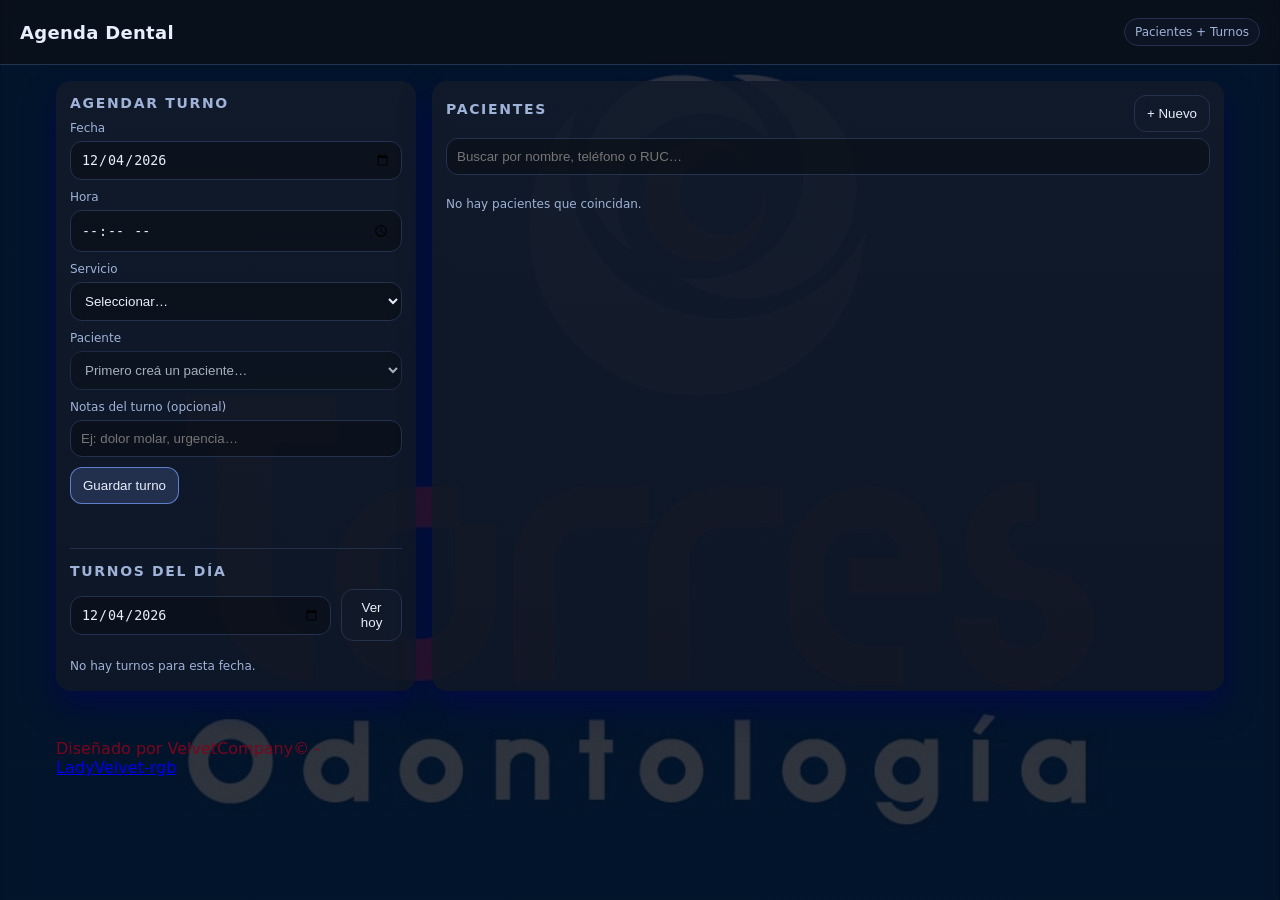
<file: Sistema/index.html>
<html>
<head>
  <meta name="viewport" content="width=device-width,initial-scale=1" />
  <title>
    <div class="profile">Agenda Dental</title>
  <link rel="stylesheet" href="style.css" />
</head>
<body>
 <header class="topbar center">
  <div class="brand-col">

    <h1>Agenda Dental</h1>
  </div>
  <div class="pill">Pacientes + Turnos</div>
</header>

  <main class="layout">

    <!-- COLUMNA AGENDA -->
    <section class="panel">
      <h2>Agendar turno</h2>

      <form id="turnoForm" class="form">
        <label>
          Fecha
          <input type="date" id="fecha" required />
        </label>

        <label>
          Hora
          <input type="time" id="hora" required />
        </label>

        <label>
          Servicio
          <select id="servicio" required>
            <option value="">Seleccionar…</option>
            <option>Consulta</option>
            <option>Limpieza</option>
            <option>Ortodoncia</option>
            <option>Endodoncia</option>
            <option>Extracción</option>
            <option>Control</option>
          </select>
        </label>

        <label>
          Paciente
          <select id="pacienteSelect" required></select>
        </label>

        <label>
          Notas del turno (opcional)
          <input type="text" id="notasTurno" placeholder="Ej: dolor molar, urgencia…" />
        </label>

        <button class="btn primary" type="submit">Guardar turno</button>
        <p id="msg" class="msg" aria-live="polite"></p>
      </form>

      <div class="divider"></div>

      <h2>Turnos del día</h2>
      <div class="row">
        <input type="date" id="fechaVer" />
        <button class="btn" id="btnHoy">Ver hoy</button>
      </div>

      <ul id="listaTurnos" class="list"></ul>
    </section>

    <!-- COLUMNA PACIENTES -->
    <section class="panel">
      <div class="row space">
        <h2>Pacientes</h2>
        <button class="btn" id="btnNuevoPaciente">+ Nuevo</button>
      </div>

      <input class="search" id="buscar" placeholder="Buscar por nombre, teléfono o RUC…" />

      <div id="gridPacientes" class="grid"></div>
    </section>
  </main>

  <!-- MODAL NUEVO PACIENTE -->
  <dialog id="modalPaciente" class="modal">
    <form id="pacienteForm" method="dialog" class="modal-content">
      <h3>Nuevo paciente</h3>

      <label>
        Nombre y apellido
        <input type="text" id="pNombre" required />
      </label>

      <label>
        Teléfono
        <input type="tel" id="pTelefono" required placeholder="+595…" />
      </label>

      <label>
        RUC
        <input type="text" id="pRuc" required placeholder="1234567-8" />
      </label>

      <label>
        Notas (opcional)
        <input type="text" id="pNotas" placeholder="Alergias, preferencias, etc." />
      </label>

      <div class="row end">
        <button class="btn" value="cancel">Cancelar</button>
        <button class="btn primary" id="guardarPaciente" value="default">Guardar</button>
      </div>

      <p class="hint">Ma, se guarda en tu navegador (LocalStorage).</p>
    </form>
  </dialog>

  <script src="app.js"></script>

  <footer class="layout" style = "color: rgb(123, 5, 29);">
    <p>Diseñado por VelvetCompany© - <a href="https://github.com/LadyVelvet-rgb">LadyVelvet-rgb</a></p>
  </footer>

</body>
</html>
</file>
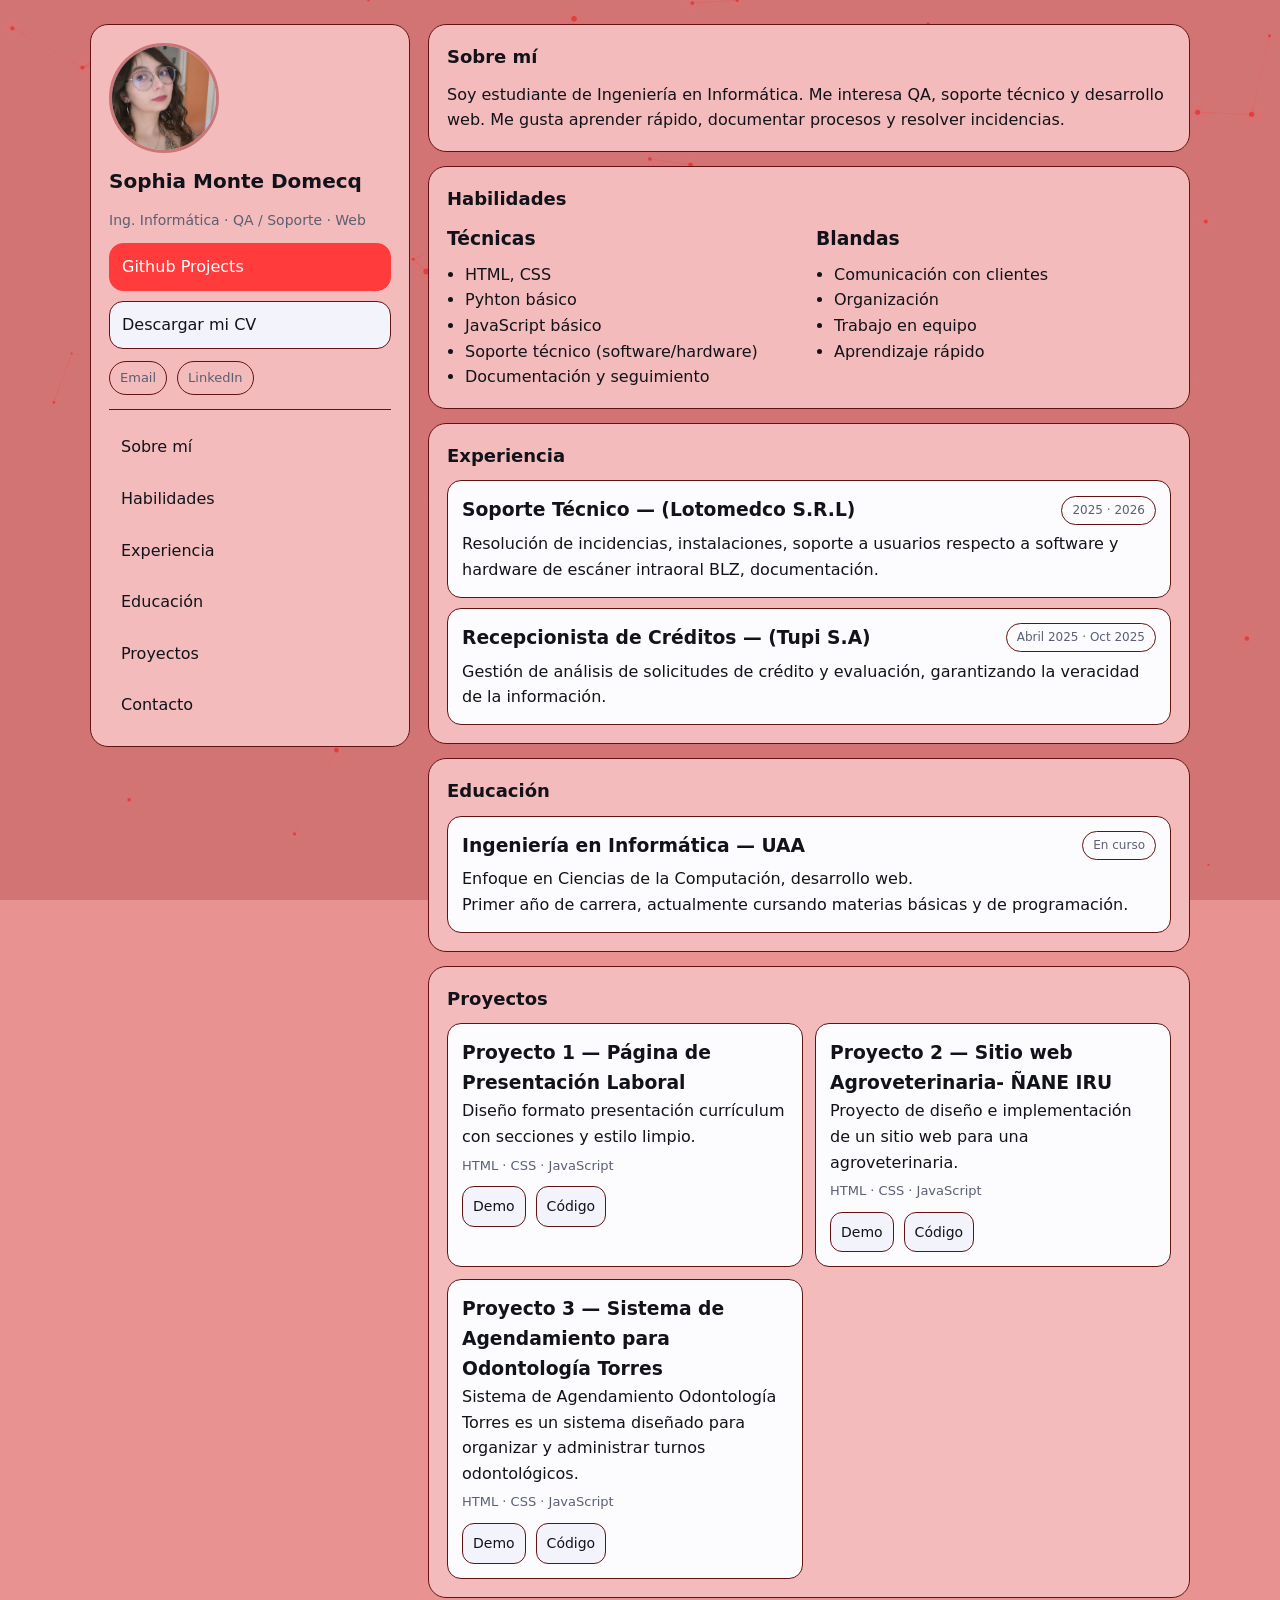
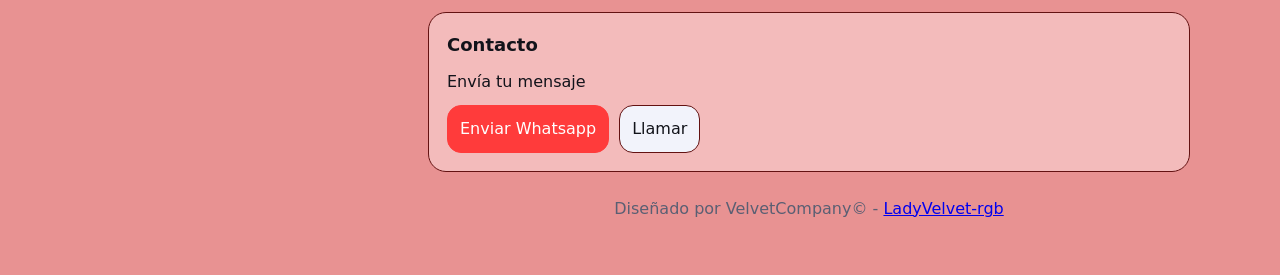
<file: CV-SophiaMDB/SITIO WEB CV/index.html>
<html>
<head>
  <meta name="viewport" content="width=device-width, initial-scale=1.0" />
  <title>Sophia Monte Domecq | Portafolio</title>
  <link rel="stylesheet" href="style.css" />
</head>

<body>

<canvas id="bgCanvas"></canvas>

  <div class="layout">
    
    <aside class="sidebar">
      <div class="profile">
        <img class="avatar" src="img/foto/1000107836.jpg" alt="Foto de perfil" />
        <h1 class="name">Sophia Monte Domecq</h1>
        <p class="role">Ing. Informática · QA / Soporte · Web</p>

        <div class="quick-links">
          <a class="btn primary" href="https://github.com/SophiaVelvet">
            Github Projects</a>
          <a class="btn" href="cv/MONTE DOMECQ, SOPHIA NICOLE CV.pdf" target="_blank" rel="noopener">Descargar mi CV</a>
        </div>

        <div class="social">
          <a href="mailto:smontedomecq@gmail.com">Email</a>
          <a href="https://www.linkedin.com/in/sophia-monte-domecq-9687b835a/" target="_blank" rel="noopener">LinkedIn</a>
        </div>
      </div>

      <nav class="menu">
        <a href="#sobre-mi">Sobre mí</a>
        <a href="#skills">Habilidades</a>
        <a href="#experiencia">Experiencia</a>
        <a href="#educacion">Educación</a>
        <a href="#proyectos">Proyectos</a>
        <a href="#contacto">Contacto</a>
      </nav>
    </aside>

    <!-- Contenido -->
    <main class="content">
      <section id="sobre-mi" class="card">
        <h2>Sobre mí</h2>
        <p>
          Soy estudiante de Ingeniería en Informática. Me interesa QA, soporte técnico y desarrollo web.
          Me gusta aprender rápido, documentar procesos y resolver incidencias.
        </p>
      </section>

      <section id="skills" class="card">
        <h2>Habilidades</h2>
        <div class="grid-2">
          <div>
            <h3>Técnicas</h3>
            <ul>
              <li>HTML, CSS</li>
              <li>Pyhton básico</li>
              <li>JavaScript básico</li>
              <li>Soporte técnico (software/hardware)</li>
              <li>Documentación y seguimiento</li>
            </ul>
          </div>
          <div>
            <h3>Blandas</h3>
            <ul>
              <li>Comunicación con clientes</li>
              <li>Organización</li>
              <li>Trabajo en equipo</li>
              <li>Aprendizaje rápido</li>
            </ul>
          </div>
        </div>
      </section>

      <section id="experiencia" class="card">
        <h2>Experiencia</h2>

        <div class="item">
          <div class="item-top">
            <h3>Soporte Técnico — (Lotomedco S.R.L)</h3>
            <span class="tag">2025 · 2026</span>
          </div>
          <p>
            Resolución de incidencias, instalaciones, soporte a usuarios respecto a software y 
            hardware de escáner intraoral BLZ, documentación.
          </p>
        </div>

         <div class="item">
          <div class="item-top">
            <h3>Recepcionista de Créditos — (Tupi S.A)</h3>
            <span class="tag">Abril 2025 · Oct 2025</span>
          </div>
          <p>
            Gestión de análisis de solicitudes de crédito y evaluación, 
            garantizando la veracidad de la información.
          </p>
        </div>
      
      </section>

      

      <section id="educacion" class="card">
        <h2>Educación</h2>
        <div class="item">
          <div class="item-top">
            <h3>Ingeniería en Informática — UAA</h3>
            <span class="tag">En curso</span>
          </div>
          <p>Enfoque en Ciencias de la Computación, desarrollo web. 
          </p>
          <p>Primer año de carrera, actualmente cursando materias básicas y de programación.
        </div>
      </section>



      <section id="proyectos" class="card">
        <h2>Proyectos</h2>

        <div class="projects">
          <article class="project">
            <h3>Proyecto 1 — Página de Presentación Laboral</h3>
            <p>Diseño formato presentación currículum con secciones y estilo limpio.</p>
            <p class="meta">HTML · CSS · JavaScript</p>
            <div class="actions">
              <a class="btn small" href="index.html" target="_blank" rel="noopener">Demo</a>
              <a class="btn small" href="https://github.com/LadyVelvet-rgb/VelvetProyects-/tree/main" target="_blank" rel="noopener">Código</a>
            </div>
          </article>

          <article class="project">
            <h3>Proyecto 2 — Sitio web Agroveterinaria-
              ÑANE IRU
            </h3>
            <p>Proyecto de diseño e implementación de un sitio web para una agroveterinaria.</p>
            <p class="meta">HTML · CSS · JavaScript</p>
            <div class="actions">
              <a class="btn small" href="https://naneiru.netlify.app/" target="_blank" rel="noopener">Demo</a>
              <a class="btn small" href="https://github.com/LadyVelvet-rgb/VelvetProyects-/tree/main" target="_blank" rel="noopener">Código</a>
            </div>
          </article>

         <article class="project">
            <h3>Proyecto 3 — Sistema de Agendamiento para Odontología Torres
            </h3>
            <p>Sistema de Agendamiento Odontología Torres es un sistema diseñado para organizar y administrar turnos odontológicos.</p>
            <p class="meta">HTML · CSS · JavaScript</p>
            <div class="actions">
              <a class="btn small" href="https://velvetnotation.netlify.app" target="_blank" rel="noopener">Demo</a>
              <a class="btn small" href="https://github.com/LadyVelvet-rgb/VelvetProyects-/tree/main" target="_blank" rel="noopener">Código</a>
            </div>
          </article>

          
        </div>
      </section>

      <section id="contacto" class="card">
        <h2>Contacto</h2>
        <p>Envía tu mensaje</p>
        <div class="actions">
          <a class="btn primary" href="https://wa.me/595985777191?text=Hola%20Sophia%2C%20vi%20tu%20CV%20y%20quiero%20contactarte">Enviar Whatsapp</a>
          <a class="btn" href="tel:+595985777191" target="_blank" rel="noopener">Llamar</a>
        </div>
      </section>

      










      <footer color="var(--muted)" class="footer">
    <p>Diseñado por VelvetCompany© - <a href="https://github.com/LadyVelvet-rgb">LadyVelvet-rgb</a></p>
      </footer>
      
    </main>
  </div>
<script src="bg.js"></script>

</body>
</html>
</file>
<file: Sistema/style.css>
:root{
  --bg:#020915;
  --blur: 30px;
  --card:#111a2a;
  --card2:#0f1726;
  --text:#e8eefc;
  --muted:#9fb2d8;
  --line:#22324f;
  --accent:#7aa2ff;
  --danger:#ff6b6b;
  --ok:#3ddc97;
}

*{ box-sizing:border-box; }

body{
  margin:0;
  font-family: ui-sans-serif, system-ui, -apple-system, Segoe UI, Roboto, Arial;
  color: var(--text);

  /*Color base (antes parte del background shorthand) */
  background-color: var(--bg);

  /* capas: (1) oscurecer, (2) foto, (3) los gradientes */
  background-image:
    linear-gradient(0deg, rgba(2,9,21,.75), rgba(2,9,21,.75)),
    url("foto/Torres-odontologia.jpeg"),
    radial-gradient(1200px 600px at 20% -20%, #092779 0%, transparent 90%),
    radial-gradient(900px 500px at 120% 10%, #2a1555 0%, transparent 90%);

  background-repeat: no-repeat, no-repeat, no-repeat, no-repeat;
  background-position: center, center, 0 0, 0 0;
  background-size: cover, cover, auto, auto;

  /* opcional */
  background-attachment: fixed, fixed, scroll, scroll;
}


.topbar.center{
  justify-content:space-between;
}

.brand-col{
  display:flex;
  flex-direction:column;
  gap:6px;
}

.topbar{
  display:flex;
  align-items:center;
  justify-content:space-between;
  padding:18px 20px;
  border-bottom:1px solid var(--line);
  position:sticky;
  top:0;
  background: rgba(11,15,23,.75);
  backdrop-filter: blur(10px);
}
.topbar h1{ margin:0; font-size:18px; letter-spacing:.3px; }
.pill{
  font-size:12px;
  color:var(--muted);
  border:1px solid var(--line);
  padding:6px 10px;
  border-radius:999px;
  background: rgba(17,26,42,.6);
}

.layout{
  display:grid;
  grid-template-columns: 360px 1fr;
  gap:16px;
  padding:16px;
  max-width:1200px;
  margin:0 auto;
}

.panel{
  background: linear-gradient(180deg, rgba(17,26,42,.9), rgba(15,23,38,.9));
  border:1px transparent 90% var(--line);
  border-radius:15px;
  padding:14px;
  box-shadow: 0 15px 30px rgba(6, 3, 88, 0.573);
}

h2{ font-size:14px; color:var(--muted); margin:0 0 10px; text-transform: uppercase; letter-spacing: .12em; }
.form label, .modal-content label{
  display:grid;
  gap:6px;
  margin-bottom:10px;
  font-size:12px;
  color:var(--muted);
}

input, select{
  width:100%;
  padding:10px 10px;
  border-radius:12px;
  border:1px solid var(--line);
  background: rgba(10,14,22,.65);
  color:var(--text);
  outline:none;
}
input:focus, select:focus{ border-color: rgba(122,162,255,.75); box-shadow:0 0 0 3px rgba(122,162,255,.18); }

.btn{
  padding:10px 12px;
  border-radius:12px;
  border:1px solid var(--line);
  background: rgba(17,26,42,.7);
  color:var(--text);
  cursor:pointer;
}
.btn:hover{ border-color: rgba(122,162,255,.7); }
.btn.primary{
  border-color: rgba(122,162,255,.7);
  background: rgba(122,162,255,.18);
}
.row{ display:flex; gap:10px; align-items:center; }
.row.space{ justify-content:space-between; }
.row.end{ justify-content:flex-end; }
.search{ margin:6px 0 12px; }

.divider{ height:1px; background:var(--line); margin:14px 0; opacity:.9; }

.list{ list-style:none; padding:0; margin:8px 0 0; display:grid; gap:10px; }
.item{
  border:1px solid var(--line);
  border-radius:14px;
  padding:10px;
  background: rgba(10,14,22,.55);
}
.item .top{ display:flex; justify-content:space-between; gap:10px; }
.badge{
  font-size:11px;
  padding:4px 8px;
  border-radius:999px;
  border:1px solid var(--line);
  color:var(--muted);
}
.badge.ok{ border-color: rgba(61,220,151,.45); color: rgba(61,220,151,.95); }
.badge.no{ border-color: rgba(255,107,107,.45); color: rgba(255,107,107,.95); }

.grid{
  display:grid;
  grid-template-columns: repeat(auto-fill, minmax(220px, 1fr));
  gap:12px;
}
.card{
  border:1px solid var(--line);
  border-radius:16px;
  padding:12px;
  background: rgba(10,14,22,.55);
  display:grid;
  gap:8px;
}
.card h3{ margin:0; font-size:14px; }
.meta{ display:grid; gap:4px; font-size:12px; color:var(--muted); }
.meta b{ color:var(--text); font-weight:600; }
.card .actions{ display:flex; gap:8px; flex-wrap:wrap; margin-top:6px; }
.msg{ min-height:18px; color:var(--muted); margin:10px 0 0; font-size:12px; }

.modal{
  border:1px solid var(--line);
  border-radius:18px;
  padding:0;
  background: rgba(17,26,42,.95);
  color:var(--text);
  width:min(520px, 92vw);
}
.modal::backdrop{ background: rgba(0,0,0,.55); }
.modal-content{
  padding:14px;
}
.modal-content h3{ margin:0 0 10px; }
.hint{ margin:8px 0 0; color:var(--muted); font-size:12px; }

@media (max-width:900px){
  .layout{ grid-template-columns:1fr; }
}
</file>
<file: CV-SophiaMDB/SITIO WEB CV/style.css>
#bgCanvas{
  position: fixed;
  inset: 0;             /* top:0 right:0 bottom:0 left:0 */
  z-index: 0;          /* queda detrás */
  width: 100%;
  height: 100%;
  pointer-events: none; /* no bloquea clicks */
}
/* Mi contenido arriba */
.layout{
  position: relative;
  z-index: 1;
}

:root{
  --bg: #e89292; /* backgrounddd */
  --panel: #f3bbbb;
  --text: #12131a;
  --muted: #5a5f73;
  --border: #631212;
  --accent: #ff3b3b;
  --accent-soft: #c87777;
  --radius: 18px;
}

*{ box-sizing: border-box; margin: 0; padding: 0; }

html{
  background: var(--bg);
  scroll-behavior: smooth;
}

body{
  font-family: system-ui, -apple-system, Segoe UI, Roboto, Arial, sans-serif;
  background: transparent; /* <-- importante */
  color: var(--text);
  line-height: 1.6;
}

.layout{
  width: min(1100px, 100% - 32px);
  margin: 24px auto;
  display: grid;
  grid-template-columns: 320px 1fr;
  gap: 18px;
}

/* Sidebar */
.sidebar{
  position: sticky;
  top: 24px;
  align-self: start;
  background: var(--panel);
  border: 1px solid var(--border);
  border-radius: var(--radius);
  padding: 18px;
}

.profile{
  display: grid;
  gap: 12px;
  padding-bottom: 14px;
  border-bottom: 1px solid var(--border);
  margin-bottom: 14px;
}

.avatar{
  width: 110px;
  height: 110px;
  object-fit: cover;
  border-radius: 50%;
  border: 3px solid var(--accent-soft);
}

.name{ font-size: 20px; }
.role{ color: var(--muted); font-size: 14px; }

.quick-links{
  display: grid;
  gap: 10px;
}

.social{
  display: flex;
  gap: 10px;
  flex-wrap: wrap;
}

.social a{
  font-size: 13px;
  color: var(--muted);
  text-decoration: none;
  padding: 6px 10px;
  border: 1px solid var(--border);
  border-radius: 999px;
}

.social a:hover{
  border-color: #cfd2e6;
  color: var(--text);
}

.menu{
  display: grid;
  gap: 6px;
}

.menu a{
  text-decoration: none;
  color: var(--text);
  padding: 10px 12px;
  border-radius: 12px;
}

.menu a:hover{
  background: var(--accent-soft);
}

/* Contenido */
.content{
  display: grid;
  gap: 14px;
}

.card{
  background: var(--panel);
  border: 1px solid var(--border);
  border-radius: var(--radius);
  padding: 18px;
}

.card h2{
  margin-bottom: 10px;
  font-size: 18px;
}

.grid-2{
  display: grid;
  grid-template-columns: 1fr 1fr;
  gap: 14px;
}

ul{ padding-left: 18px; margin-top: 8px; }

/* Items (xp/educación) */
.item{
  border: 1px solid var(--border);
  border-radius: 14px;
  padding: 14px;
  margin-top: 10px;
  background: #fcfcff;
}

.item-top{
  display: flex;
  align-items: center;
  justify-content: space-between;
  gap: 10px;
  margin-bottom: 6px;
}

.tag{
  font-size: 12px;
  color: var(--muted);
  border: 1px solid var(--border);
  padding: 4px 10px;
  border-radius: 999px;
}

/* Proyectos */
.projects{
  display: grid;
  grid-template-columns: 1fr 1fr;
  gap: 12px;
  margin-top: 10px;
}

.project{
  border: 1px solid var(--border);
  border-radius: 14px;
  padding: 14px;
  background: #fcfcff;
}

.project .meta{
  color: var(--muted);
  font-size: 13px;
  margin-top: 6px;
}

.actions{
  display: flex;
  gap: 10px;
  flex-wrap: wrap;
  margin-top: 10px;
}

/* Botones reutilizables */
.btn{
  display: inline-block;
  text-decoration: none;
  color: var(--text);
  background: #f2f3fb;
  border: 1px solid var(--border);
  padding: 10px 12px;
  border-radius: 14px;
}

.btn:hover{
  border-color: #cfd2e6;
  background: #eceefd;
}

.btn.primary{
  background: var(--accent);
  color: white;
  border-color: var(--accent);
}

.btn.primary:hover{
  filter: brightness(0.95);
}

.btn.small{
  padding: 8px 10px;
  border-radius: 12px;
  font-size: 14px;
}

.footer{
  text-align: center;
  color: var(--muted);
  padding: 10px 0 30px;
}

/* Responsive */
@media (max-width: 900px){
  .layout{ grid-template-columns: 1fr; }
  .sidebar{ position: relative; top: 0; }
  .projects{ grid-template-columns: 1fr; }
  .grid-2{ grid-template-columns: 1fr; }
}

/* Click en #algo, esa sección se vuelve :target */
.card:target{
  animation: jump 420ms ease-out;
  outline: 2px solid rgba(255, 59, 59, 0.55);
  box-shadow: 0 12px 30px rgba(255, 59, 59, 0.18);
}

@keyframes jump{
  0%   { transform: translateY(0); }
  35%  { transform: translateY(-10px); }
  70%  { transform: translateY(2px); }
  100% { transform: translateY(0); }
}
</file>
